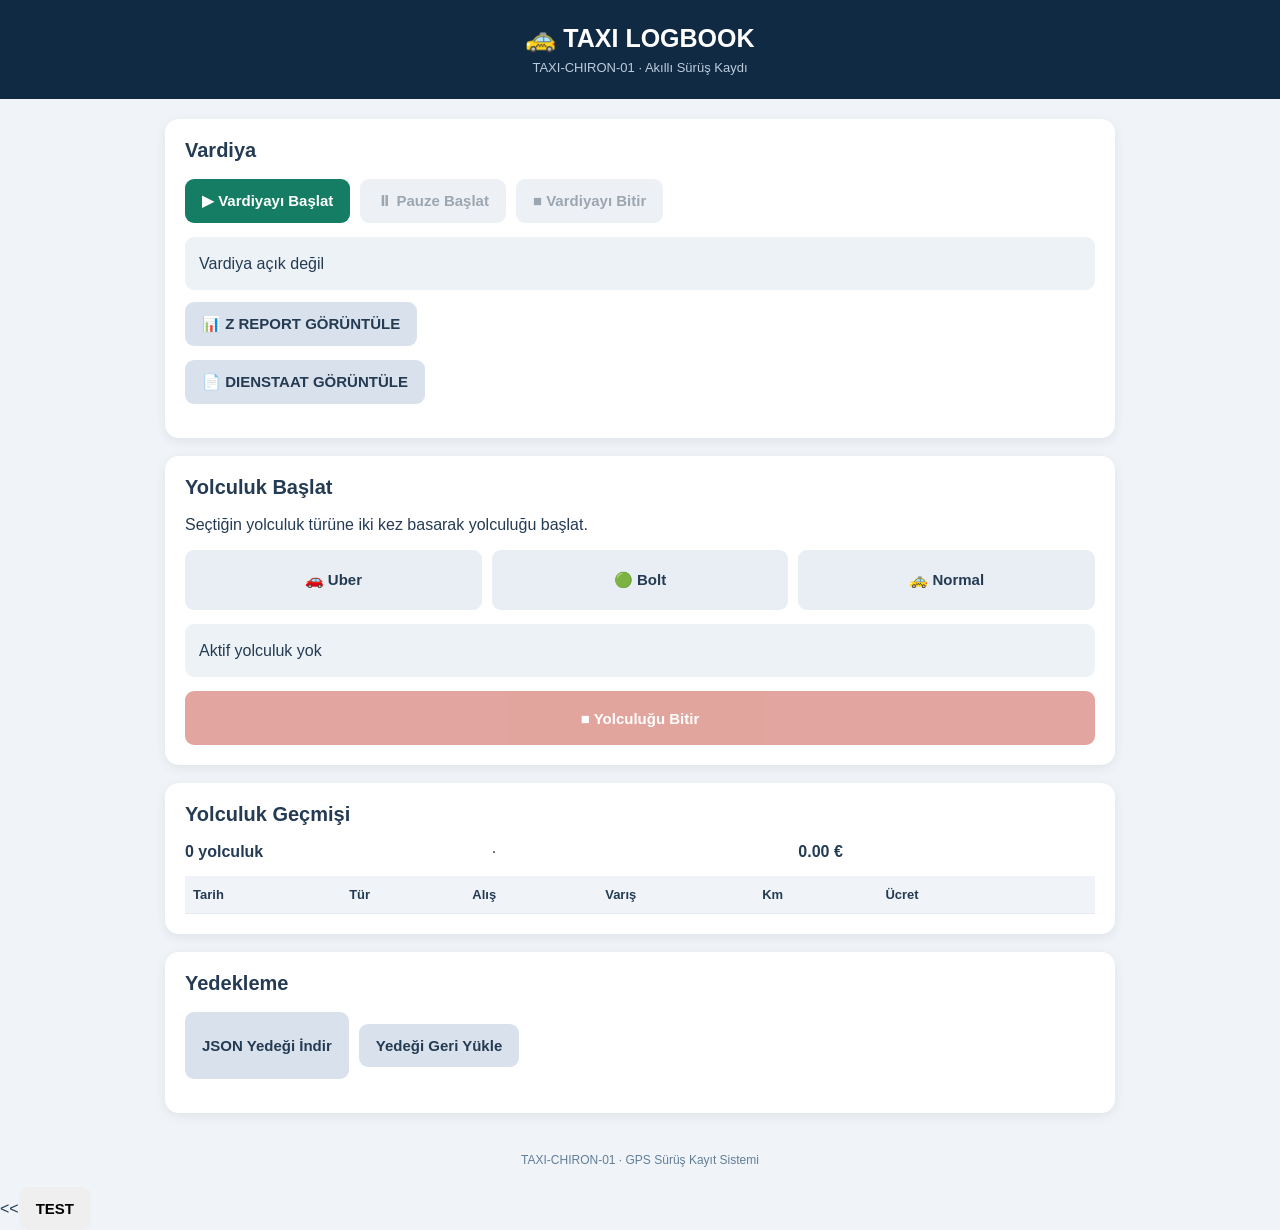
<file: index.html>
<!DOCTYPE html>
<html lang="tr">
<head>
<meta charset="UTF-8">
<meta name="viewport" content="width=device-width, initial-scale=1.0">
<meta name="theme-color" content="#102a43">
<link rel="manifest" href="manifest.webmanifest">
<title>TAXI-CHIRON-01</title>
<link rel="stylesheet" href="style.css">
</head>

<body>
<header>
  <div class="brand">🚕 TAXI LOGBOOK</div>
  <div class="subtitle">TAXI-CHIRON-01 · Akıllı Sürüş Kaydı</div>
</header>

<main>

<!-- VARDİYA -->
<section class="card">
  <h2>Vardiya</h2>

  <div class="actions">
    <button id="startShift" class="primary">
      ▶ Vardiyayı Başlat
    </button>

    <button id="pauseShift" class="secondary" disabled>
      ⏸ Pauze Başlat
    </button>

    <button id="endShift" class="secondary" disabled>
      ■ Vardiyayı Bitir
    </button>
  </div>

  <div id="shiftStatus" class="status">
    Vardiya açık değil
  </div>

  <div class="actions" style="margin-top:12px;">
    <button type="button" class="secondary"
      onclick="window.location.href='z-report.html'">
      📊 Z REPORT GÖRÜNTÜLE
    </button>
  </div>

  <div class="actions" style="margin-top:12px;">
    <button type="button" class="secondary"
      onclick="window.location.href='dienststaat.html'">
      📄 DIENSTAAT GÖRÜNTÜLE
    </button>
  </div>
</section>

<!-- YOLCULUK BAŞLAT -->
<section class="card">
  <h2>Yolculuk Başlat</h2>

  <p>
    Seçtiğin yolculuk türüne iki kez basarak yolculuğu başlat.
  </p>

  <div class="trip-types">
    <button type="button" class="type-btn" data-kind="uber">
      🚗 Uber
    </button>

    <button type="button" class="type-btn" data-kind="bolt">
      🟢 Bolt
    </button>

    <button type="button" class="type-btn" data-kind="normal">
      🚕 Normal
    </button>
  </div>

  <div id="activeTrip" class="active-trip">
    Aktif yolculuk yok
  </div>

  <button id="finishTrip" class="danger" disabled>
    ■ Yolculuğu Bitir
  </button>
</section>

<!-- YOLCULUK ÜCRET EKRANI -->
<section class="card" id="fareCard" hidden>
  <h2>Yolculuk Dökümü</h2>

  <div id="tripDetails"></div>

  <label>Yolculuk Ücreti (€)
    <input id="tripFare"
      type="number"
      min="0"
      step="0.01"
      placeholder="Ücreti gir">
  </label>

  <button id="completeTrip" class="primary">
    ✓ Tamam · Yolculuğu Kaydet
  </button>

  <button id="cancelTrip" class="secondary">
    İptal
  </button>
</section>

<!-- YOLCULUK GEÇMİŞİ -->
<section class="card">
  <h2>Yolculuk Geçmişi</h2>

  <div id="summary" class="summary"></div>

  <div class="table-wrap">
    <table>
      <thead>
        <tr>
          <th>Tarih</th>
          <th>Tür</th>
          <th>Alış</th>
          <th>Varış</th>
          <th>Km</th>
          <th>Ücret</th>
          <th></th>
        </tr>
      </thead>

      <tbody id="tripRows"></tbody>
    </table>
  </div>
</section>

<!-- YEDEK -->
<section class="card">
  <h2>Yedekleme</h2>

  <div class="actions">
    <button id="backup" class="secondary" type="button">
      JSON Yedeği İndir
    </button>

    <label class="file-label">
      Yedeği Geri Yükle
      <input id="restore" type="file" accept="application/json">
    </label>
  </div>
</section>

</main>

<footer>
  TAXI-CHIRON-01 · GPS Sürüş Kayıt Sistemi
</footer>

<<<button type="button" onclick="alert('TIKLAMA ÇALIŞIYOR')">
  TEST
</button>

<script src="app.js"></script>
</file>
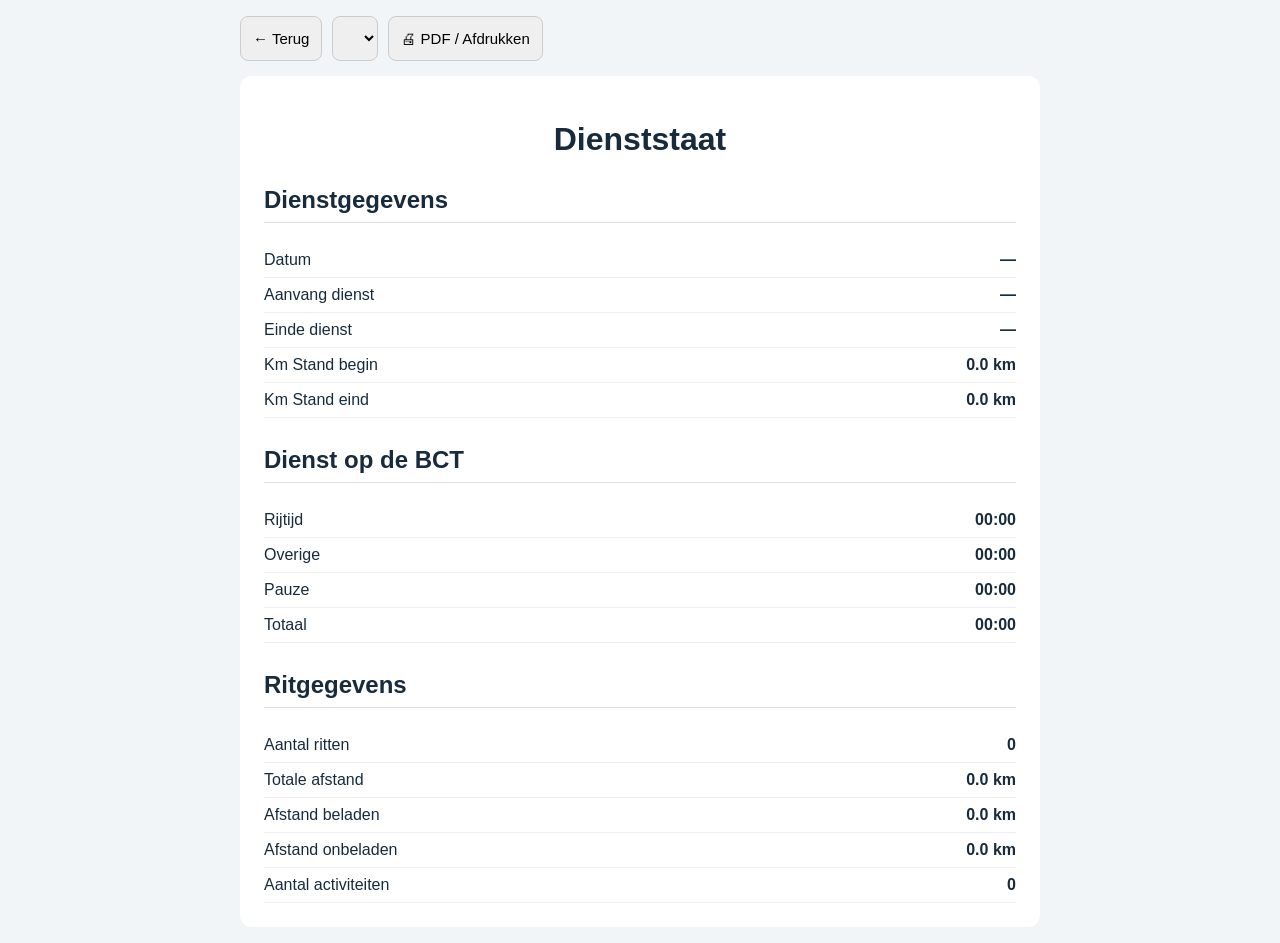
<file: Dienststaat.html>
<!DOCTYPE html>
<html lang="nl">
<head>
<meta charset="UTF-8">
<meta name="viewport" content="width=device-width, initial-scale=1">
<meta name="theme-color" content="#102a43">
<title>Diensstaat | TAXI-CHIRON-01</title>

<style>
body {
  margin: 0;
  padding: 16px;
  font-family: Arial, Helvetica, sans-serif;
  background: #f2f5f8;
  color: #172b3d;
}

.container {
  max-width: 800px;
  margin: auto;
}

.sheet {
  background: white;
  padding: 24px;
  border-radius: 12px;
}

h1 {
  text-align: center;
}

h2 {
  margin-top: 28px;
  border-bottom: 1px solid #ddd;
  padding-bottom: 8px;
}

.row {
  display: flex;
  justify-content: space-between;
  gap: 12px;
  padding: 8px 0;
  border-bottom: 1px solid #eee;
}

.row strong {
  text-align: right;
}

.toolbar {
  display: flex;
  gap: 10px;
  flex-wrap: wrap;
  margin-bottom: 15px;
}

button, select {
  padding: 12px;
  border-radius: 8px;
  border: 1px solid #ccc;
  font-size: 15px;
}

@media print {
  body {
    background: white;
    padding: 0;
  }

  .toolbar {
    display: none;
  }

  .sheet {
    border-radius: 0;
  }
}
</style>
</head>

<body>
<div class="container">

<div class="toolbar">
  <button onclick="window.location.href='index.html'">← Terug</button>
  <select id="shiftSelect"></select>
  <button onclick="window.print()">🖨 PDF / Afdrukken</button>
</div>

<div class="sheet" id="sheet">
  <h1>Dienststaat</h1>

  <h2>Dienstgegevens</h2>
  <div class="row"><span>Datum</span><strong id="date">—</strong></div>
  <div class="row"><span>Aanvang dienst</span><strong id="start">—</strong></div>
  <div class="row"><span>Einde dienst</span><strong id="end">—</strong></div>
  <div class="row"><span>Km Stand begin</span><strong id="kmStart">0.0 km</strong></div>
  <div class="row"><span>Km Stand eind</span><strong id="kmEnd">0.0 km</strong></div>

  <h2>Dienst op de BCT</h2>
  <div class="row"><span>Rijtijd</span><strong id="driveTime">00:00</strong></div>
  <div class="row"><span>Overige</span><strong id="otherTime">00:00</strong></div>
  <div class="row"><span>Pauze</span><strong id="pauseTime">00:00</strong></div>
  <div class="row"><span>Totaal</span><strong id="totalTime">00:00</strong></div>

  <h2>Ritgegevens</h2>
  <div class="row"><span>Aantal ritten</span><strong id="tripCount">0</strong></div>
  <div class="row"><span>Totale afstand</span><strong id="totalDistance">0.0 km</strong></div>
  <div class="row"><span>Afstand beladen</span><strong id="loadedDistance">0.0 km</strong></div>
  <div class="row"><span>Afstand onbeladen</span><strong id="unloadedDistance">0.0 km</strong></div>
  <div class="row"><span>Aantal activiteiten</span><strong id="activities">0</strong></div>
</div>
</div>

<script>
"use strict";

const SHIFT_KEY = "taxi_shift";
const TRIPS_KEY = "taxi_trips";

function readJSON(key, fallback) {
  try {
    return JSON.parse(localStorage.getItem(key) || JSON.stringify(fallback));
  } catch {
    return fallback;
  }
}

function getShifts() {
  const current = readJSON(SHIFT_KEY, null);
  const archived = readJSON("taxi_shifts_history", []);

  const list = Array.isArray(archived) ? archived.slice() : [];

  if (current && current.startTime) {
    list.push(current);
  }

  return list.sort((a, b) => new Date(b.startTime) - new Date(a.startTime);
}

function timeText(date) {
  if (!date) return "—";
  return new Date(date).toLocaleTimeString("nl-BE", {
    hour: "2-digit",
    minute: "2-digit"
  });
}

function duration(ms) {
  ms = Math.max(0, ms || 0);
  const minutes = Math.floor(ms / 60000);
  const hours = Math.floor(minutes / 60);
  return String(hours).padStart(2, "0") + ":" +
    String(minutes % 60).padStart(2, "0");
}

function shiftDuration(shift) {
  if (!shift.startTime) return 0;
  const end = shift.endTime || Date.now();
  return Math.max(0, new Date(end) - new Date(shift.startTime));
}

function pauseDuration(shift) {
  return (shift.pauses || []).reduce((sum, p) => {
    const end = p.endTime || (shift.active ? Date.now() : 0);
    return sum + Math.max(0, new Date(end) - new Date(p.startTime));
  }, 0);
}

function driveDuration(trips) {
  return trips.reduce((sum, t) => {
    if (!t.startTime || !t.endTime) return sum;
    return sum + Math.max(0, new Date(t.endTime) - new Date(t.startTime));
  }, 0);
}

function set(id, value) {
  document.getElementById(id).textContent = value;
}

function localDate(date) {
  return new Date(date).toLocaleDateString("nl-BE");
}

function getShiftTrips(shift) {
  const all = readJSON(TRIPS_KEY, []);
  return all.filter(t =>
    new Date(t.startTime) >= new Date(shift.startTime) &&
    (!shift.endTime || new Date(t.startTime) <= new Date(shift.endTime))
  );
}

function render(shift) {
  if (!shift) return;

  const trips = getShiftTrips(shift);
  const totalMs = shiftDuration(shift);
  const pauseMs = pauseDuration(shift);
  const driveMs = driveDuration(trips);
  const otherMs = Math.max(0, totalMs - pauseMs - driveMs);

  const loadedKm = trips.reduce((sum, t) => sum + Number(t.distanceKm || 0), 0);
  const totalKm = loadedKm;
  const unloadedKm = 0;

  set("date", localDate(shift.startTime));
  set("start", timeText(shift.startTime));
  set("end", timeText(shift.endTime));
  set("kmStart", "0.0 km");
  set("kmEnd", totalKm.toFixed(1) + " km");

  set("driveTime", duration(driveMs));
  set("otherTime", duration(otherMs));
  set("pauseTime", duration(pauseMs));
  set("totalTime", duration(totalMs));

  set("tripCount", trips.length);
  set("totalDistance", totalKm.toFixed(1) + " km");
  set("loadedDistance", loadedKm.toFixed(1) + " km");
  set("unloadedDistance", unloadedKm.toFixed(1) + " km");
  set("activities", trips.length);
}

const shifts = getShifts();
const select = document.getElementById("shiftSelect");

shifts.forEach((shift, index) => {
  const option = document.createElement("option");
  option.value = index;
  option.textContent =
    localDate(shift.startTime) + " · " + timeText(shift.startTime);
  select.appendChild(option);
});

select.addEventListener("change", () => {
  render(shifts[Number(select.value)]);
});

if (shifts.length) {
  render(shifts[0]);
} else {
  document.getElementById("sheet").innerHTML =
    "<h1>Dienststaat</h1><p>Nog geen diensten geregistreerd.</p>";
}
</script>
</body>
</html>
</file>
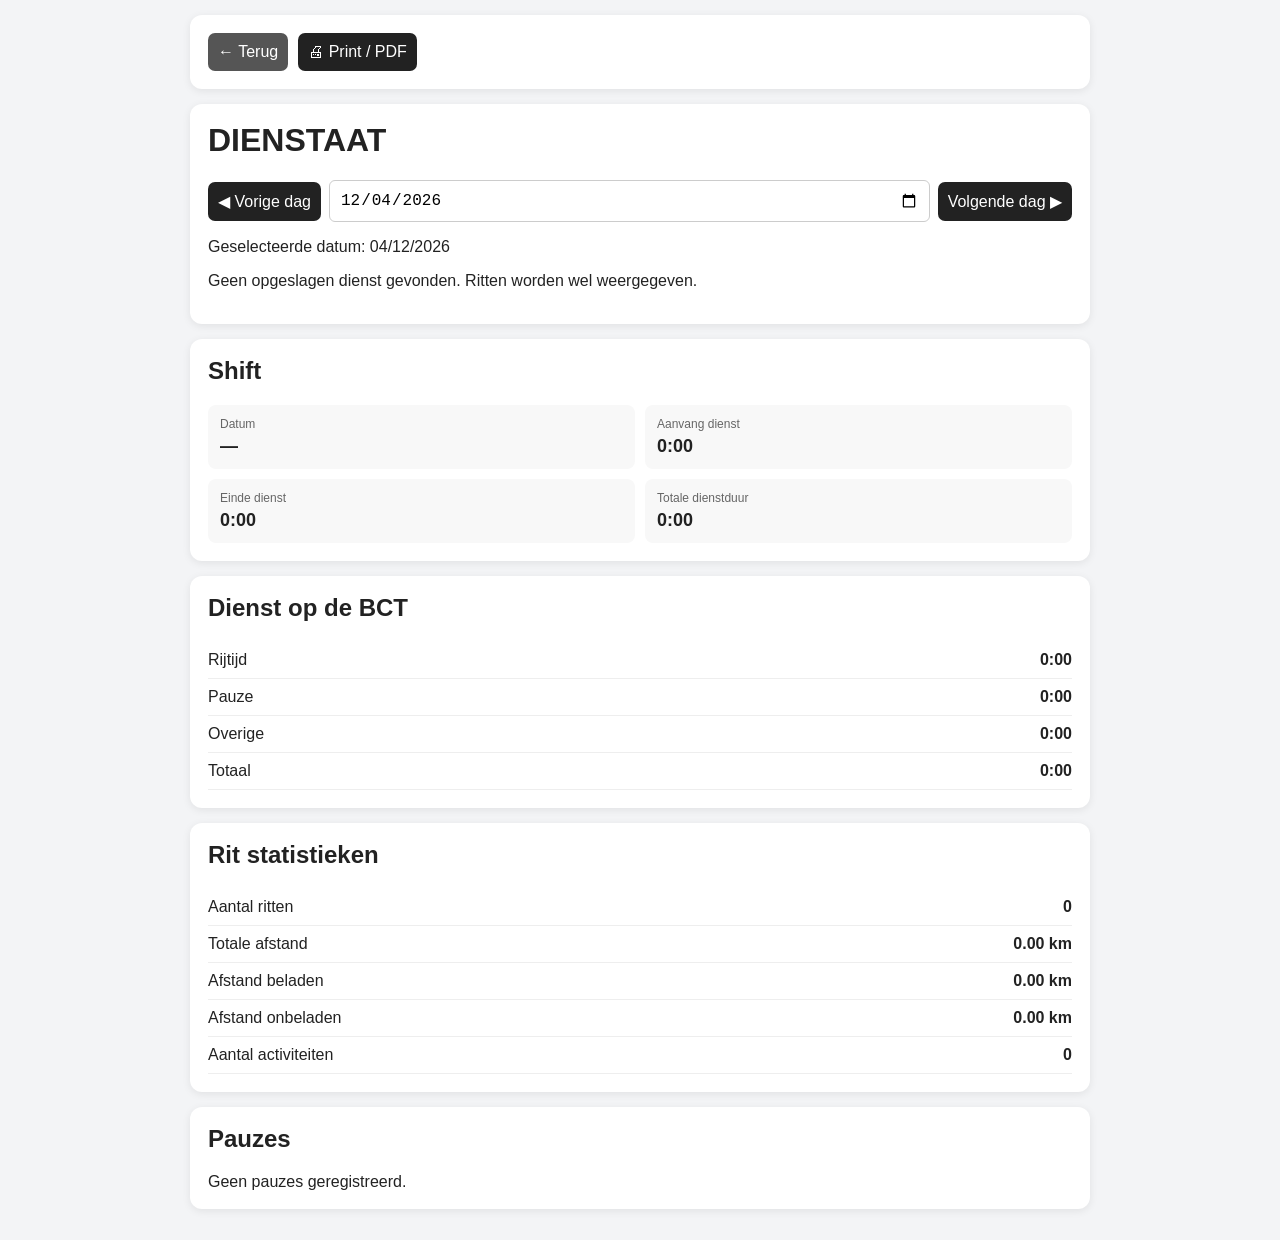
<file: dienststaat.html>
<!DOCTYPE html>
<html lang="nl">
<head>
<meta charset="UTF-8">
<meta name="viewport" content="width=device-width, initial-scale=1">
<title>Dienststaat - Taxi Logbook</title>

<style>
* { box-sizing: border-box; }

body {
  font-family: Arial, sans-serif;
  background: #f3f4f6;
  color: #222;
  margin: 0;
  padding: 15px;
}

.container { max-width: 900px; margin: auto; }

.card {
  background: white;
  padding: 18px;
  margin-bottom: 15px;
  border-radius: 12px;
  box-shadow: 0 2px 8px rgba(0,0,0,.08);
}

h1, h2 { margin-top: 0; }

.date-controls {
  display: flex;
  gap: 8px;
  align-items: center;
  flex-wrap: wrap;
}

button, input, select { padding: 10px; font-size: 16px; }

button {
  border: none;
  border-radius: 7px;
  cursor: pointer;
  background: #222;
  color: white;
}

button:active { opacity: .8; }

input, select {
  border: 1px solid #ccc;
  border-radius: 6px;
}

.date-controls input { flex: 1; min-width: 150px; }

.info-grid {
  display: grid;
  grid-template-columns: repeat(2, 1fr);
  gap: 10px;
}

.info-box {
  background: #f8f8f8;
  padding: 12px;
  border-radius: 8px;
}

.label { font-size: 12px; color: #666; margin-bottom: 5px; }
.value { font-size: 18px; font-weight: bold; }

.row {
  display: flex;
  justify-content: space-between;
  padding: 9px 0;
  border-bottom: 1px solid #eee;
  gap: 10px;
}

.empty { text-align: center; color: #777; padding: 25px; }
.actions { display: flex; gap: 10px; flex-wrap: wrap; }
.back { background: #555; }

@media (max-width: 500px) {
  .info-grid { grid-template-columns: 1fr; }
}

@media print {
  body { background: white; padding: 0; }
  .no-print { display: none !important; }
  .card { box-shadow: none; border: 1px solid #ddd; }
}
</style>
</head>

<body>
<div class="container">

<div class="card no-print">
  <div class="actions">
    <button class="back" onclick="history.back()">← Terug</button>
    <button onclick="window.print()">🖨 Print / PDF</button>
  </div>
</div>

<div class="card">
  <h1>DIENSTAAT</h1>

  <div class="date-controls no-print">
    <button id="prevDay">◀ Vorige dag</button>
    <input type="date" id="datePicker">
    <button id="nextDay">Volgende dag ▶</button>
  </div>

  <div id="shiftSelectorBox" style="display:none; margin-top:15px;">
    <label for="shiftSelector"><b>Vardiya seç:</b></label>
    <select id="shiftSelector"></select>
  </div>

  <p id="selectedDateText"></p>
  <p id="status"></p>
</div>

<div class="card">
  <h2>Shift</h2>
  <div class="info-grid">
    <div class="info-box"><div class="label">Datum</div><div class="value" id="datum">—</div></div>
    <div class="info-box"><div class="label">Aanvang dienst</div><div class="value" id="startTime">—</div></div>
    <div class="info-box"><div class="label">Einde dienst</div><div class="value" id="endTime">—</div></div>
    <div class="info-box"><div class="label">Totale dienstduur</div><div class="value" id="totalTime">—</div></div>
  </div>
</div>

<div class="card">
  <h2>Dienst op de BCT</h2>
  <div class="row"><span>Rijtijd</span><strong id="drivingTime">0:00</strong></div>
  <div class="row"><span>Pauze</span><strong id="pauseTime">0:00</strong></div>
  <div class="row"><span>Overige</span><strong id="otherTime">0:00</strong></div>
  <div class="row"><span>Totaal</span><strong id="totalBCT">0:00</strong></div>
</div>

<div class="card">
  <h2>Rit statistieken</h2>
  <div class="row"><span>Aantal ritten</span><strong id="tripCount">0</strong></div>
  <div class="row"><span>Totale afstand</span><strong id="totalDistance">0.00 km</strong></div>
  <div class="row"><span>Afstand beladen</span><strong id="loadedDistance">0.00 km</strong></div>
  <div class="row"><span>Afstand onbeladen</span><strong id="emptyDistance">0.00 km</strong></div>
  <div class="row"><span>Aantal activiteiten</span><strong id="activityCount">0</strong></div>
</div>

<div class="card">
  <h2>Pauzes</h2>
  <div id="pauseList">Geen pauzes geregistreerd.</div>
</div>

</div>

<script>
"use strict";

const SHIFT_HISTORY_KEY = "taxi_shifts_history";
const SHIFT_KEY = "taxi_shift";
const TRIPS_KEY = "taxi_trips";

const datePicker = document.getElementById("datePicker");
const shiftSelector = document.getElementById("shiftSelector");
const shiftSelectorBox = document.getElementById("shiftSelectorBox");

function readStorage(key, fallback) {
  try {
    return JSON.parse(localStorage.getItem(key)) ?? fallback;
  } catch {
    return fallback;
  }
}

function getAllShifts() {
  let shifts = readStorage(SHIFT_HISTORY_KEY, []);
  if (!Array.isArray(shifts)) shifts = [];

  const current = readStorage(SHIFT_KEY, null);

  if (current && current.startTime) {
    const exists = shifts.some(s =>
      (s.id && current.id && s.id === current.id) ||
      s.startTime === current.startTime
    );
    if (!exists) shifts.push(current);
  }

  return shifts;
}

function getTrips() {
  const trips = readStorage(TRIPS_KEY, []);
  return Array.isArray(trips) ? trips : [];
}

function dateKey(date) {
  const d = new Date(date);
  if (isNaN(d.getTime())) return "";
  return `${d.getFullYear()}-${String(d.getMonth()+1).padStart(2,"0")}-${String(d.getDate()).padStart(2,"0")}`;
}

function localDateKeyFromISO(iso) {
  if (!iso) return "";
  const d = new Date(iso);
  if (isNaN(d.getTime())) return "";
  return dateKey(d);
}

function formatTime(iso) {
  if (!iso) return "—";
  const d = new Date(iso);
  if (isNaN(d.getTime())) return "—";
  return d.toLocaleTimeString("nl-BE", {hour:"2-digit",minute:"2-digit"});
}

function formatDateDisplay(date) {
  if (!date) return "—";
  return new Date(date+"T12:00:00").toLocaleDateString("nl-BE", {
    day:"2-digit",month:"2-digit",year:"numeric"
  });
}

function durationMs(start,end) {
  if (!start || !end) return 0;
  return Math.max(0,new Date(end)-new Date(start));
}

function formatDuration(ms) {
  const minutes = Math.floor(Math.max(0,ms)/60000);
  return `${Math.floor(minutes/60)}:${String(minutes%60).padStart(2,"0")}`;
}

function shiftDuration(shift) {
  if (!shift?.startTime) return 0;
  return durationMs(shift.startTime,shift.endTime || new Date().toISOString());
}

function pauseDuration(shift) {
  if (!Array.isArray(shift?.pauses)) return 0;
  return shift.pauses.reduce((sum,p) =>
    sum+durationMs(p.startTime,p.endTime || new Date().toISOString()),0);
}

/* FIX: ritten worden uitsluitend op kalenderdatum gefilterd */
function tripsForShift(shift,date) {
  const selectedDate = date || localDateKeyFromISO(shift?.startTime);
  return getTrips()
    .filter(t => t && t.startTime && localDateKeyFromISO(t.startTime) === selectedDate)
    .sort((a,b) => new Date(a.startTime)-new Date(b.startTime));
}

function getShiftsForDate(date) {
  return getAllShifts()
    .filter(s => localDateKeyFromISO(s.startTime) === date)
    .sort((a,b) => new Date(a.startTime)-new Date(b.startTime));
}

function renderDate(date) {
  const shifts = getShiftsForDate(date);

  document.getElementById("selectedDateText").textContent =
    "Geselecteerde datum: "+formatDateDisplay(date);

  if (!shifts.length) {
    shiftSelectorBox.style.display = "none";
    document.getElementById("status").textContent =
      "Geen opgeslagen dienst gevonden. Ritten worden wel weergegeven.";
    showShift(null,date);
    return;
  }

  if (shifts.length > 1) {
    shiftSelectorBox.style.display = "block";
    shiftSelector.innerHTML = shifts.map((s,i) =>
      `<option value="${i}">Dienst ${i+1} · ${formatTime(s.startTime)}</option>`
    ).join("");
  } else {
    shiftSelectorBox.style.display = "none";
  }

  showShift(shifts[Number(shiftSelector.value)||0],date);
}

function clearDisplay() {
  ["datum","startTime","endTime","totalTime",
   "drivingTime","pauseTime","otherTime","totalBCT",
   "tripCount","totalDistance","loadedDistance",
   "emptyDistance","activityCount"].forEach(id => {
    document.getElementById(id).textContent =
      (id.includes("Time") || id.includes("BCT")) ? "0:00" : "—";
  });
  document.getElementById("pauseList").textContent = "Geen pauzes geregistreerd.";
}

function showShift(shift,date) {
  const trips = tripsForShift(shift,date);

  if (!shift) {
    clearDisplay();
    renderTripStats(trips);
    return;
  }

  document.getElementById("status").textContent =
    shift.active ? "Dienst is nog actief." : "Dienst afgesloten.";

  document.getElementById("datum").textContent = formatDateDisplay(date);
  document.getElementById("startTime").textContent = formatTime(shift.startTime);
  document.getElementById("endTime").textContent = formatTime(shift.endTime);

  const total = shiftDuration(shift);
  const pauses = pauseDuration(shift);

  document.getElementById("totalTime").textContent = formatDuration(total);
  document.getElementById("pauseTime").textContent = formatDuration(pauses);

  let driving = 0;
  trips.forEach(t => driving += durationMs(t.startTime,t.endTime));

  const other = Math.max(0,total-driving-pauses);

  document.getElementById("drivingTime").textContent = formatDuration(driving);
  document.getElementById("otherTime").textContent = formatDuration(other);
  document.getElementById("totalBCT").textContent = formatDuration(total);

  renderTripStats(trips);
  renderPauses(shift);
}

function renderTripStats(trips) {
  let totalKm=0,loadedKm=0,emptyKm=0;

  trips.forEach(t => {
    const km = Number(t.distanceKm || (Number(t.distanceMeters||0)/1000)) || 0;
    totalKm += km;
    loadedKm += km;
  });

  document.getElementById("tripCount").textContent = trips.length;
  document.getElementById("totalDistance").textContent = totalKm.toFixed(2)+" km";
  document.getElementById("loadedDistance").textContent = loadedKm.toFixed(2)+" km";
  document.getElementById("emptyDistance").textContent = emptyKm.toFixed(2)+" km";
  document.getElementById("activityCount").textContent = trips.length;
}

function renderPauses(shift) {
  const box = document.getElementById("pauseList");

  if (!Array.isArray(shift?.pauses) || !shift.pauses.length) {
    box.textContent = "Geen pauzes geregistreerd.";
    return;
  }

  /* FIX: correcte HTML-tags */
  box.innerHTML = shift.pauses.map((p,i) => `
    <div class="row">
      <span>Pauze ${i+1}</span>
      <strong>${formatTime(p.startTime)} – ${formatTime(p.endTime)}</strong>
    </div>
  `).join("");
}

function refresh() {
  if (datePicker.value) renderDate(datePicker.value);
}

function moveDate(days) {
  const d = new Date((datePicker.value || dateKey(new Date()))+"T12:00:00");
  d.setDate(d.getDate()+days);
  datePicker.value = dateKey(d);
  refresh();
}

document.getElementById("prevDay").addEventListener("click",()=>moveDate(-1));
document.getElementById("nextDay").addEventListener("click",()=>moveDate(1));
datePicker.addEventListener("change",refresh);

shiftSelector.addEventListener("change",()=>{
  const date=datePicker.value;
  const shifts=getShiftsForDate(date);
  showShift(shifts[Number(shiftSelector.value)||0],date);
});

datePicker.value=dateKey(new Date());
refresh();
</script>
</body>
  </html>
</file>
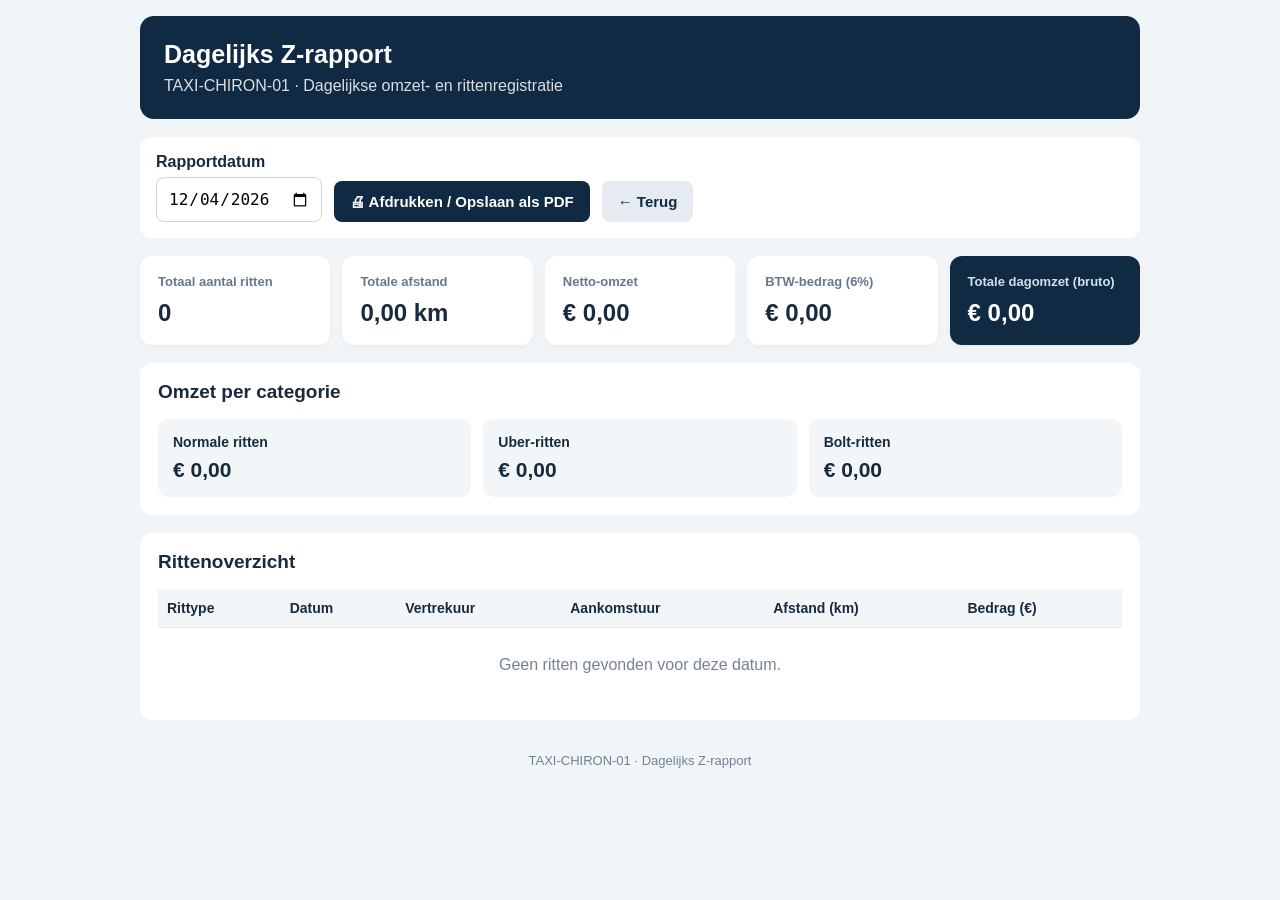
<file: z-report.html>
<!DOCTYPE html><html lang="nl">
<head>
<meta charset="UTF-8">
<meta name="viewport" content="width=device-width, initial-scale=1.0">
<meta name="theme-color" content="#102a43">
<title>Dagelijks Z-rapport | TAXI-CHIRON-01</title>
<style>
* {
  box-sizing: border-box;
}

body {
  margin: 0;
  padding: 16px;
  background: #f2f5f8;
  color: #172b3d;
  font-family: Arial, Helvetica, sans-serif;
}

.container {
  max-width: 1000px;
  margin: auto;
}

.header {
  background: #102a43;
  color: white;
  padding: 24px;
  border-radius: 14px;
  margin-bottom: 18px;
}

.header h1 {
  margin: 0 0 8px;
  font-size: 25px;
}

.header p {
  margin: 0;
  opacity: .85;
}

.toolbar {
  background: white;
  padding: 16px;
  border-radius: 12px;
  display: flex;
  flex-wrap: wrap;
  align-items: end;
  gap: 12px;
  margin-bottom: 18px;
}

.toolbar label {
  font-weight: bold;
  display: flex;
  flex-direction: column;
  gap: 6px;
}

input[type="date"] {
  padding: 11px;
  border: 1px solid #ccd5de;
  border-radius: 8px;
  font-size: 16px;
}

button {
  padding: 12px 16px;
  border: none;
  border-radius: 8px;
  cursor: pointer;
  font-size: 15px;
  font-weight: bold;
}

.primary {
  background: #102a43;
  color: white;
}

.secondary {
  background: #e5ebf0;
  color: #102a43;
}

.cards {
  display: grid;
  grid-template-columns: repeat(auto-fit, minmax(175px, 1fr));
  gap: 12px;
  margin-bottom: 18px;
}

.card {
  background: white;
  padding: 18px;
  border-radius: 12px;
  box-shadow: 0 2px 7px rgba(0,0,0,.04);
}

.card h3 {
  font-size: 13px;
  color: #66798b;
  margin: 0 0 10px;
}

.card .value {
  font-size: 24px;
  font-weight: bold;
  overflow-wrap: anywhere;
}

.card.gross {
  background: #102a43;
  color: white;
}

.card.gross h3 {
  color: #d3dfeb;
}

.section {
  background: white;
  padding: 18px;
  border-radius: 12px;
  margin-bottom: 18px;
}

.section h2 {
  margin-top: 0;
  font-size: 19px;
}

.category-totals {
  display: grid;
  grid-template-columns: repeat(auto-fit, minmax(180px, 1fr));
  gap: 12px;
}

.category {
  padding: 15px;
  background: #f3f6f9;
  border-radius: 10px;
}

.category h3 {
  margin: 0 0 8px;
  font-size: 14px;
}

.category .amount {
  font-size: 21px;
  font-weight: bold;
}

.table-wrap {
  overflow-x: auto;
}

table {
  width: 100%;
  border-collapse: collapse;
  min-width: 700px;
}

th, td {
  padding: 11px 9px;
  border-bottom: 1px solid #e5eaf0;
  text-align: left;
  font-size: 14px;
}

th {
  background: #f3f6f9;
}

.badge {
  display: inline-block;
  padding: 5px 8px;
  border-radius: 20px;
  font-size: 12px;
  font-weight: bold;
  background: #e8eef5;
}

.badge.normal {
  background: #e1f3e8;
  color: #21653d;
}

.badge.uber {
  background: #e9e9e9;
  color: #222;
}

.badge.bolt {
  background: #fff1c9;
  color: #775700;
}

.empty {
  text-align: center;
  padding: 28px;
  color: #738395;
}

.footer {
  text-align: center;
  color: #718195;
  padding: 15px;
  font-size: 13px;
}

@media print {
  body {
    background: white;
    padding: 0;
  }

  .toolbar .no-print,
  .no-print {
    display: none !important;
  }

  .header, .section, .card {
    box-shadow: none;
  }

  .header {
    border-radius: 0;
  }

  .container {
    max-width: none;
  }

  table {
    min-width: 0;
  }

  th, td {
    font-size: 11px;
    padding: 7px 5px;
  }
}
</style>
</head>
<body>

<div class="container">

<header class="header">
  <h1>Dagelijks Z-rapport</h1>
  <p>TAXI-CHIRON-01 · Dagelijkse omzet- en rittenregistratie</p>
</header>

<section class="toolbar no-print">
  <label>
    Rapportdatum
    <input type="date" id="reportDate">
  </label>

  <button class="primary" id="printBtn" type="button">
    🖨 Afdrukken / Opslaan als PDF
  </button>

  <button class="secondary" id="backBtn" type="button">
    ← Terug
  </button>
</section>

<section class="cards">

  <div class="card">
    <h3>Totaal aantal ritten</h3>
    <div class="value" id="totalTrips">0</div>
  </div>

  <div class="card">
    <h3>Totale afstand</h3>
    <div class="value" id="totalDistance">0,00 km</div>
  </div>

  <div class="card">
    <h3>Netto-omzet</h3>
    <div class="value" id="netRevenue">€ 0,00</div>
  </div>

  <div class="card">
    <h3>BTW-bedrag (6%)</h3>
    <div class="value" id="vatAmount">€ 0,00</div>
  </div>

  <div class="card gross">
    <h3>Totale dagomzet (bruto)</h3>
    <div class="value" id="grossRevenue">€ 0,00</div>
  </div>

</section>

<section class="section">

  <h2>Omzet per categorie</h2>

  <div class="category-totals">

    <div class="category">
      <h3>Normale ritten</h3>
      <div class="amount" id="normalTotal">€ 0,00</div>
    </div>

    <div class="category">
      <h3>Uber-ritten</h3>
      <div class="amount" id="uberTotal">€ 0,00</div>
    </div>

    <div class="category">
      <h3>Bolt-ritten</h3>
      <div class="amount" id="boltTotal">€ 0,00</div>
    </div>

  </div>

</section>

<section class="section">

  <h2>Rittenoverzicht</h2>

  <div class="table-wrap">

    <table>
      <thead>
        <tr>
          <th>Rittype</th>
          <th>Datum</th>
          <th>Vertrekuur</th>
          <th>Aankomstuur</th>
          <th>Afstand (km)</th>
          <th>Bedrag (€)</th>
        </tr>
      </thead>

      <tbody id="reportRows"></tbody>
    </table>

    <div id="emptyMessage" class="empty" hidden>
      Geen ritten gevonden voor deze datum.
    </div>

  </div>

</section>

<footer class="footer">
  TAXI-CHIRON-01 · Dagelijks Z-rapport
</footer>

</div>

<script>
"use strict";

const STORAGE_KEY = "taxi_trips";

const dateInput = document.getElementById("reportDate");

function euro(value) {
  return Number(value || 0).toLocaleString("nl-BE", {
    style: "currency",
    currency: "EUR"
  });
}

function localDateKey(value) {
  if (!value) return "";

  const date = new Date(value);

  if (Number.isNaN(date.getTime())) return "";

  return [
    date.getFullYear(),
    String(date.getMonth() + 1).padStart(2, "0"),
    String(date.getDate()).padStart(2, "0")
  ].join("-");
}

function timeString(value) {
  if (!value) return "—";

  const date = new Date(value);

  if (Number.isNaN(date.getTime())) return "—";

  return date.toLocaleTimeString("nl-BE", {
    hour: "2-digit",
    minute: "2-digit"
  });
}

function getTrips() {
  try {
    const data = JSON.parse(localStorage.getItem(STORAGE_KEY) || "[]");
    return Array.isArray(data) ? data : [];
  } catch {
    return [];
  }
}

function getKind(trip) {
  const kind = String(trip.kind || "").toLowerCase();

  if (kind === "normal" || kind === "normaal") return "normal";
  if (kind === "uber") return "uber";
  if (kind === "bolt") return "bolt";

  return kind;
}

function kindLabel(kind) {
  if (kind === "normal") return "Normaal";
  if (kind === "uber") return "Uber";
  if (kind === "bolt") return "Bolt";

  return kind || "Onbekend";
}

function safe(value) {
  return String(value ?? "").replace(/[&<>"']/g, c => ({
    "&": "&amp;",
    "<": "&lt;",
    ">": "&gt;",
    '"': "&quot;",
    "'": "&#39;"
  }[c]));
}

function renderReport() {
  const selectedDate = dateInput.value;
  const allTrips = getTrips();

  const trips = allTrips
    .filter(trip => localDateKey(trip.startTime) === selectedDate)
    .sort((a, b) => new Date(a.startTime) - new Date(b.startTime));

  let gross = 0;
  let distance = 0;

  const categoryTotals = {
    normal: 0,
    uber: 0,
    bolt: 0
  };

  trips.forEach(trip => {
    const fare = Number(trip.fare || 0);
    const km = Number(trip.distanceKm || 0);
    const kind = getKind(trip);

    gross += fare;
    distance += km;

    if (Object.prototype.hasOwnProperty.call(categoryTotals, kind)) {
      categoryTotals[kind] += fare;
    }
  });

  // Bruto bedrag is inclusief 6% btw.
  const net = gross / 1.06;
  const vat = gross - net;

  document.getElementById("totalTrips").textContent = trips.length;

  document.getElementById("totalDistance").textContent =
    distance.toLocaleString("nl-BE", {
      minimumFractionDigits: 2,
      maximumFractionDigits: 2
    }) + " km";

  document.getElementById("grossRevenue").textContent = euro(gross);
  document.getElementById("netRevenue").textContent = euro(net);
  document.getElementById("vatAmount").textContent = euro(vat);

  document.getElementById("normalTotal").textContent = euro(categoryTotals.normal);
  document.getElementById("uberTotal").textContent = euro(categoryTotals.uber);
  document.getElementById("boltTotal").textContent = euro(categoryTotals.bolt);

  const tbody = document.getElementById("reportRows");
  const empty = document.getElementById("emptyMessage");

  tbody.innerHTML = "";

  trips.forEach(trip => {
    const kind = getKind(trip);
    const row = document.createElement("tr");

    row.innerHTML = `
      <td><span class="badge ${safe(kind)}">${safe(kindLabel(kind))}</span></td>
      <td>${safe(localDateKey(trip.startTime))}</td>
      <td>${safe(timeString(trip.startTime))}</td>
      <td>${safe(timeString(trip.endTime))}</td>
      <td>${Number(trip.distanceKm || 0).toLocaleString("nl-BE", {
        minimumFractionDigits: 2,
        maximumFractionDigits: 2
      })}</td>
      <td>${safe(euro(trip.fare))}</td>
    `;

    tbody.appendChild(row);
  });

  empty.hidden = trips.length > 0;
}

function todayLocal() {
  const now = new Date();

  return [
    now.getFullYear(),
    String(now.getMonth() + 1).padStart(2, "0"),
    String(now.getDate()).padStart(2, "0")
  ].join("-");
}

dateInput.value = todayLocal();
dateInput.addEventListener("change", renderReport);

document.getElementById("printBtn").addEventListener("click", () => {
  window.print();
});

document.getElementById("backBtn").addEventListener("click", () => {
  window.location.href = "index.html";
});

renderReport();
</script>

</body>
</html>
</file>
<file: style.css>
* {
  box-sizing: border-box;
}

body {
  margin: 0;
  font-family: Arial, sans-serif;
  background: #f0f4f8;
  color: #243b53;
}

header {
  background: #102a43;
  color: white;
  padding: 24px 16px;
  text-align: center;
}

.brand {
  font-size: 25px;
  font-weight: bold;
}

.subtitle {
  margin-top: 7px;
  font-size: 13px;
  color: #bcccdc;
}

main {
  width: min(950px, 94%);
  margin: 20px auto;
}

.card {
  background: white;
  border-radius: 14px;
  padding: 20px;
  margin-bottom: 18px;
  box-shadow: 0 3px 12px rgba(0,0,0,.07);
}

h2 {
  margin-top: 0;
  font-size: 20px;
}

.actions,
.trip-types {
  display: flex;
  flex-wrap: wrap;
  gap: 10px;
  margin: 14px 0;
}

button,
.file-label {
  border: 0;
  border-radius: 9px;
  padding: 13px 17px;
  font-size: 15px;
  font-weight: bold;
  cursor: pointer;
  text-align: center;
}

button:disabled {
  opacity: .45;
  cursor: not-allowed;
}

.primary {
  background: #147d64;
  color: white;
}

.secondary,
.file-label {
  background: #d9e2ec;
  color: #243b53;
}

.danger {
  width: 100%;
  background: #c0392b;
  color: white;
  margin-top: 14px;
  min-height: 54px;
}

.type-btn {
  flex: 1;
  min-width: 100px;
  background: #e8eef4;
  color: #243b53;
  border: 2px solid transparent;
  min-height: 60px;
}

.type-btn.selected {
  background: #d5f5eb;
  border-color: #147d64;
}

.status,
.active-trip {
  background: #edf2f7;
  padding: 14px;
  border-radius: 9px;
  margin-top: 12px;
  line-height: 1.6;
}

label {
  display: block;
  font-weight: bold;
  margin: 12px 0;
}

input {
  display: block;
  width: 100%;
  padding: 13px;
  margin-top: 7px;
  border: 1px solid #bcccdc;
  border-radius: 8px;
  font-size: 16px;
}

.summary {
  display: grid;
  grid-template-columns: repeat(auto-fit, minmax(130px, 1fr));
  gap: 10px;
  margin: 15px 0;
}

.summary-item {
  background: #edf2f7;
  border-radius: 9px;
  padding: 13px;
  text-align: center;
}

.summary-item strong {
  display: block;
  font-size: 19px;
  color: #147d64;
}

.summary-item span {
  font-size: 12px;
}

.table-wrap {
  overflow-x: auto;
}

table {
  width: 100%;
  border-collapse: collapse;
  font-size: 13px;
}

th,
td {
  padding: 11px 8px;
  border-bottom: 1px solid #e5eaf0;
  text-align: left;
  white-space: nowrap;
}

th {
  background: #f0f4f8;
}

.file-label {
  display: inline-block;
}

.file-label input {
  display: none;
}

[hidden] {
  display: none !important;
}

footer {
  text-align: center;
  color: #627d98;
  padding: 20px;
  font-size: 12px;
}

@media (max-width: 600px) {
  .card {
    padding: 15px;
  }

  .actions button,
  .file-label {
    flex: 1;
  }

  .brand {
    font-size: 21px;
  }
}
</file>
